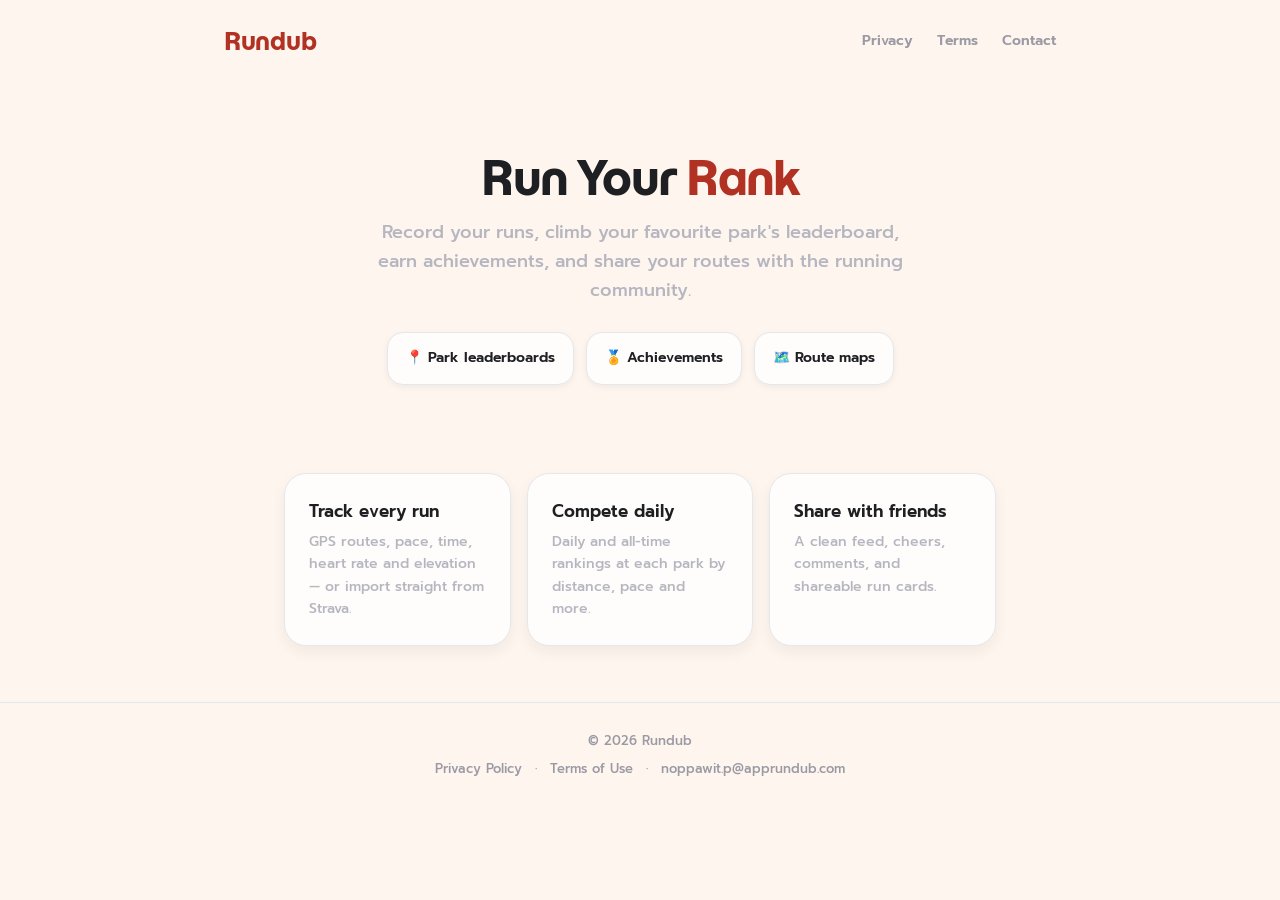
<file: index.html>
<!DOCTYPE html>
<html lang="en">
<head>
  <meta charset="UTF-8" />
  <meta name="viewport" content="width=device-width, initial-scale=1.0" />
  <title>Rundub — Run Your Rank</title>
  <meta name="description" content="Rundub is a running community app. Record runs, compete on park leaderboards, earn achievements, and share with friends." />
  <link rel="preconnect" href="https://fonts.googleapis.com" />
  <link href="https://fonts.googleapis.com/css2?family=Prompt:wght@400;500;600;700&display=swap" rel="stylesheet" />
  <link rel="stylesheet" href="style.css" />
</head>
<body>
  <nav class="nav">
    <div class="brand">Rundub</div>
    <div class="nav-links">
      <a href="/privacy.html">Privacy</a>
      <a href="/terms.html">Terms</a>
      <a href="mailto:noppawit.p@apprundub.com">Contact</a>
    </div>
  </nav>

  <header class="hero">
    <h1>Run Your <span class="red">Rank</span></h1>
    <p>Record your runs, climb your favourite park's leaderboard, earn achievements, and share your routes with the running community.</p>
    <div class="badges">
      <div class="badge">📍 Park leaderboards</div>
      <div class="badge">🏅 Achievements</div>
      <div class="badge">🗺️ Route maps</div>
    </div>
  </header>

  <section class="features">
    <div class="card"><h3>Track every run</h3><p>GPS routes, pace, time, heart rate and elevation — or import straight from Strava.</p></div>
    <div class="card"><h3>Compete daily</h3><p>Daily and all-time rankings at each park by distance, pace and more.</p></div>
    <div class="card"><h3>Share with friends</h3><p>A clean feed, cheers, comments, and shareable run cards.</p></div>
  </section>

  <footer>
    <div>© 2026 Rundub</div>
    <div style="margin-top:8px;">
      <a href="/privacy.html">Privacy Policy</a> ·
      <a href="/terms.html">Terms of Use</a> ·
      <a href="mailto:noppawit.p@apprundub.com">noppawit.p@apprundub.com</a>
    </div>
  </footer>
</body>
</html>
</file>
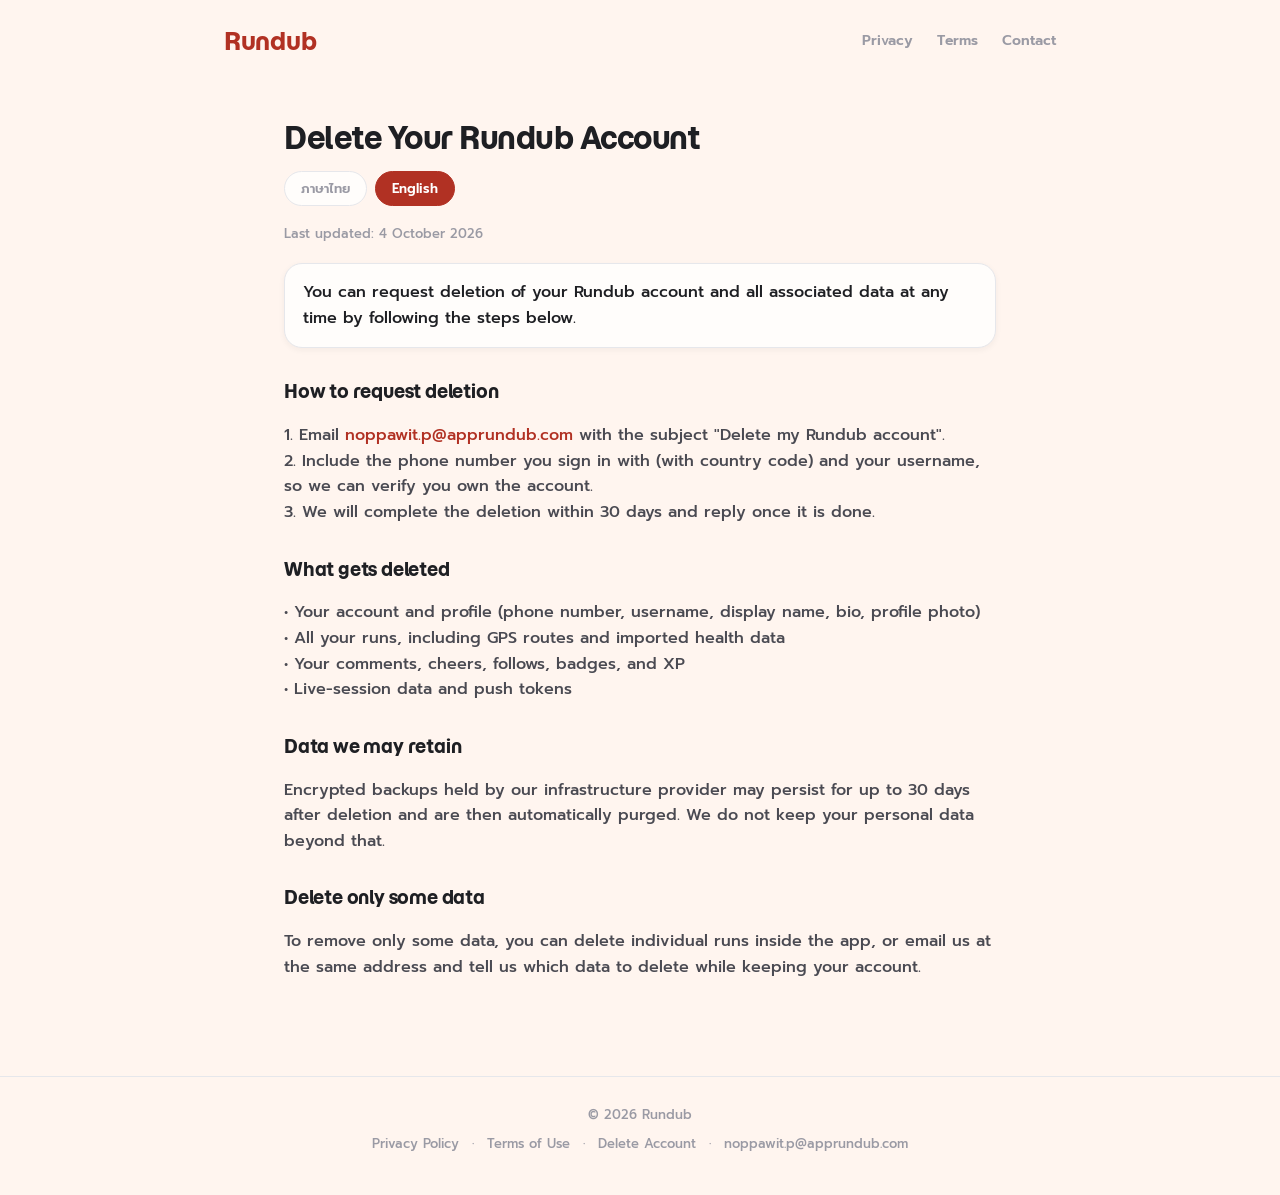
<file: delete-account.html>
<!DOCTYPE html>
<html lang="en">
<head>
  <meta charset="UTF-8" />
  <meta name="viewport" content="width=device-width, initial-scale=1.0" />
  <title>Delete Account — Rundub</title>
  <meta name="description" content="How to request deletion of your Rundub account and data / วิธีขอลบบัญชีและข้อมูล Rundub" />
  <link rel="preconnect" href="https://fonts.googleapis.com" />
  <link href="https://fonts.googleapis.com/css2?family=Prompt:wght@400;500;600;700&display=swap" rel="stylesheet" />
  <link rel="stylesheet" href="style.css" />
</head>
<body class="lang-en">
  <nav class="nav">
    <div class="brand"><a href="/" style="color:var(--primary);">Rundub</a></div>
    <div class="nav-links">
      <a href="/privacy.html">Privacy</a>
      <a href="/terms.html">Terms</a>
      <a href="mailto:noppawit.p@apprundub.com">Contact</a>
    </div>
  </nav>

  <main class="wrap doc">
    <h1><span class="only-th">ขอลบบัญชีและข้อมูล</span><span class="only-en">Delete Your Rundub Account</span></h1>
    <div class="lang-switch">
      <button type="button" data-lang="th">ภาษาไทย</button>
      <button type="button" data-lang="en" class="active">English</button>
    </div>
    <div class="updated"><span class="only-th">อัปเดตล่าสุด: 4 ตุลาคม 2026</span><span class="only-en">Last updated: 4 October 2026</span></div>

    <p class="intro only-th">คุณสามารถขอลบบัญชี Rundub และข้อมูลที่เกี่ยวข้องทั้งหมดได้ตลอดเวลา ตามขั้นตอนด้านล่าง</p>
    <p class="intro only-en">You can request deletion of your Rundub account and all associated data at any time by following the steps below.</p>

    <h2><span class="only-th">วิธีขอลบบัญชี</span><span class="only-en">How to request deletion</span></h2>
    <p class="only-th">1. ส่งอีเมลไปที่ <a href="mailto:noppawit.p@apprundub.com?subject=Delete%20my%20Rundub%20account">noppawit.p@apprundub.com</a> หัวข้อ "Delete my Rundub account"
2. ระบุเบอร์โทรศัพท์ที่ใช้เข้าสู่ระบบ (พร้อมรหัสประเทศ) และชื่อผู้ใช้ของคุณ เพื่อให้เรายืนยันว่าเป็นเจ้าของบัญชี
3. เราจะดำเนินการลบให้เสร็จภายใน 30 วัน และตอบกลับเมื่อเสร็จสิ้น</p>
    <p class="only-en">1. Email <a href="mailto:noppawit.p@apprundub.com?subject=Delete%20my%20Rundub%20account">noppawit.p@apprundub.com</a> with the subject "Delete my Rundub account".
2. Include the phone number you sign in with (with country code) and your username, so we can verify you own the account.
3. We will complete the deletion within 30 days and reply once it is done.</p>

    <h2><span class="only-th">ข้อมูลที่จะถูกลบ</span><span class="only-en">What gets deleted</span></h2>
    <p class="only-th">• บัญชีและโปรไฟล์ (เบอร์โทรศัพท์, ชื่อผู้ใช้, ชื่อที่แสดง, bio, รูปโปรไฟล์)
• การวิ่งทั้งหมด รวมถึงเส้นทาง GPS และข้อมูลสุขภาพที่นำเข้า
• คอมเมนต์ การเชียร์ การติดตาม ความสำเร็จ (badge) และ XP
• ข้อมูลการถ่ายทอดสด (Live) และ push token</p>
    <p class="only-en">• Your account and profile (phone number, username, display name, bio, profile photo)
• All your runs, including GPS routes and imported health data
• Your comments, cheers, follows, badges, and XP
• Live-session data and push tokens</p>

    <h2><span class="only-th">ข้อมูลที่อาจเก็บไว้ชั่วคราว</span><span class="only-en">Data we may retain</span></h2>
    <p class="only-th">ข้อมูลสำรอง (backup) ของผู้ให้บริการระบบอาจยังคงอยู่ได้สูงสุด 30 วันหลังการลบ แล้วจะถูกลบทิ้งโดยอัตโนมัติ เราไม่เก็บข้อมูลส่วนบุคคลของคุณไว้เกินกว่านั้น</p>
    <p class="only-en">Encrypted backups held by our infrastructure provider may persist for up to 30 days after deletion and are then automatically purged. We do not keep your personal data beyond that.</p>

    <h2><span class="only-th">ลบเฉพาะการวิ่ง</span><span class="only-en">Delete only some data</span></h2>
    <p class="only-th">หากต้องการลบเพียงบางส่วน คุณลบการวิ่งแต่ละรายการได้ในแอป หรือแจ้งเราทางอีเมลเดียวกันว่าต้องการลบข้อมูลส่วนใดโดยไม่ลบบัญชี</p>
    <p class="only-en">To remove only some data, you can delete individual runs inside the app, or email us at the same address and tell us which data to delete while keeping your account.</p>
  </main>

  <footer>
    <div>© 2026 Rundub</div>
    <div style="margin-top:8px;">
      <a href="/privacy.html">Privacy Policy</a> ·
      <a href="/terms.html">Terms of Use</a> ·
      <a href="/delete-account">Delete Account</a> ·
      <a href="mailto:noppawit.p@apprundub.com">noppawit.p@apprundub.com</a>
    </div>
  </footer>

  <script>
    document.querySelectorAll('.lang-switch button').forEach(function (b) {
      b.addEventListener('click', function () {
        var lang = b.getAttribute('data-lang');
        document.body.className = 'lang-' + lang;
        document.documentElement.lang = lang;
        document.querySelectorAll('.lang-switch button').forEach(function (x) {
          x.classList.toggle('active', x.getAttribute('data-lang') === lang);
        });
      });
    });
  </script>
</body>
</html>
</file>
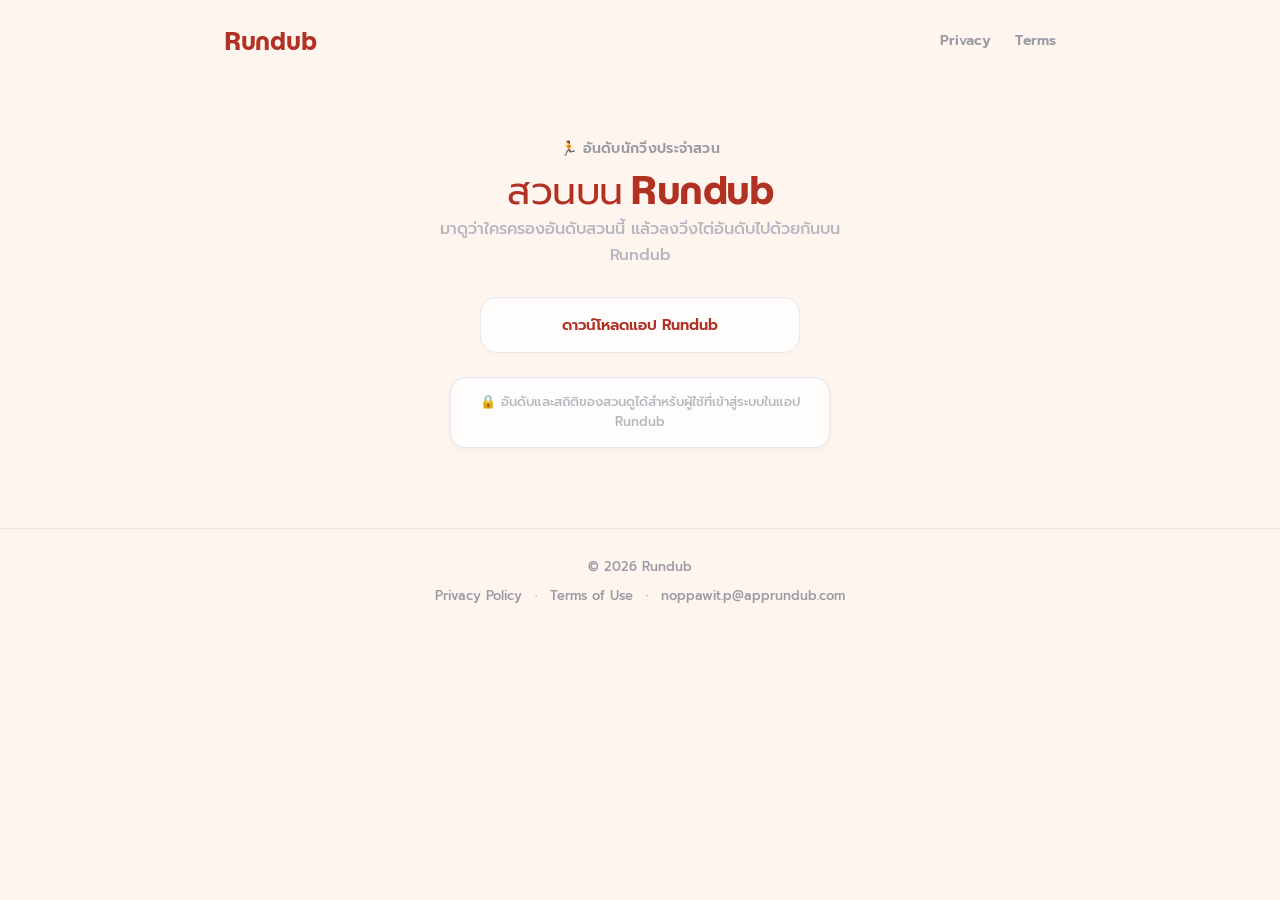
<file: park.html>
<!DOCTYPE html>
<html lang="th">
<head>
  <meta charset="UTF-8" />
  <meta name="viewport" content="width=device-width, initial-scale=1.0" />
  <title>สวนวิ่ง — Rundub</title>
  <meta name="description" content="ดูอันดับนักวิ่งประจำสวนบน Rundub" />
  <meta property="og:title" content="มาวิ่งแข่งกันบน Rundub" />
  <meta property="og:description" content="ดูอันดับนักวิ่งประจำสวน แล้วมาไต่อันดับด้วยกัน" />
  <link rel="preconnect" href="https://fonts.googleapis.com" />
  <link href="https://fonts.googleapis.com/css2?family=Prompt:wght@400;500;600;700&display=swap" rel="stylesheet" />
  <link rel="stylesheet" href="style.css" />
  <style>
    .park-hero { text-align: center; padding: 56px 24px 24px; }
    .park-eyebrow { color: var(--muted); font-size: 14px; font-weight: 600; letter-spacing: 0.3px; }
    .park-name { font-family: var(--display); font-weight: 400; color: var(--primary);
                 font-size: 38px; line-height: 1.12; letter-spacing: -0.5px; margin: 8px 0 6px; }
    .park-sub { color: var(--secondary); font-size: 16px; max-width: 460px; margin: 0 auto; }
    .cta-col { display: flex; flex-direction: column; gap: 12px; max-width: 320px; margin: 28px auto 0; }
    .btn { display: block; text-align: center; padding: 15px 18px; border-radius: 16px;
           font-weight: 600; font-size: 15px; text-decoration: none; }
    .btn-primary { background: var(--primary); color: #fff; }
    .btn-primary:hover { background: var(--primary-pressed); text-decoration: none; }
    .btn-secondary { background: var(--card); color: var(--primary); border: 1px solid var(--border); }
    .gate { max-width: 380px; margin: 24px auto 0; padding: 14px 16px; border-radius: 16px;
            background: var(--card); border: 1px solid var(--border); box-shadow: 0 2px 6px rgba(30,31,35,0.05);
            color: var(--secondary); font-size: 13px; text-align: center; }
  </style>
</head>
<body class="lang-th">
  <nav class="nav">
    <div class="brand"><a href="/" style="color:var(--primary);">Rundub</a></div>
    <div class="nav-links">
      <a href="/privacy.html">Privacy</a>
      <a href="/terms.html">Terms</a>
    </div>
  </nav>

  <main class="park-hero">
    <div class="park-eyebrow">🏃 อันดับนักวิ่งประจำสวน</div>
    <h1 class="park-name" id="parkName">สวนบน Rundub</h1>
    <p class="park-sub">มาดูว่าใครครองอันดับสวนนี้ แล้วลงวิ่งไต่อันดับไปด้วยกันบน Rundub</p>

    <div class="cta-col">
      <a class="btn btn-primary" id="openApp" href="#">เปิดในแอป Rundub</a>
      <a class="btn btn-secondary" id="getApp" href="/">ดาวน์โหลดแอป Rundub</a>
    </div>

    <div class="gate">
      🔒 อันดับและสถิติของสวนดูได้สำหรับผู้ใช้ที่เข้าสู่ระบบในแอป Rundub
    </div>
  </main>

  <footer>
    <div>© 2026 Rundub</div>
    <div style="margin-top:8px;">
      <a href="/privacy.html">Privacy Policy</a> ·
      <a href="/terms.html">Terms of Use</a> ·
      <a href="mailto:noppawit.p@apprundub.com">noppawit.p@apprundub.com</a>
    </div>
  </footer>

  <script>
    (function () {
      var p = new URLSearchParams(location.search);
      var id = p.get('id');
      var name = p.get('n');
      if (name) {
        document.getElementById('parkName').textContent = name;
        document.title = name + ' — Rundub';
      }
      // Deep link into the app (expo-router scheme: rundub://parks/<id>)
      var openApp = document.getElementById('openApp');
      if (id) {
        openApp.setAttribute('href', 'rundub://parks/' + encodeURIComponent(id));
      } else {
        openApp.style.display = 'none';
      }
      // TODO: replace with real Play Store / App Store links once published.
    })();
  </script>
</body>
</html>
</file>
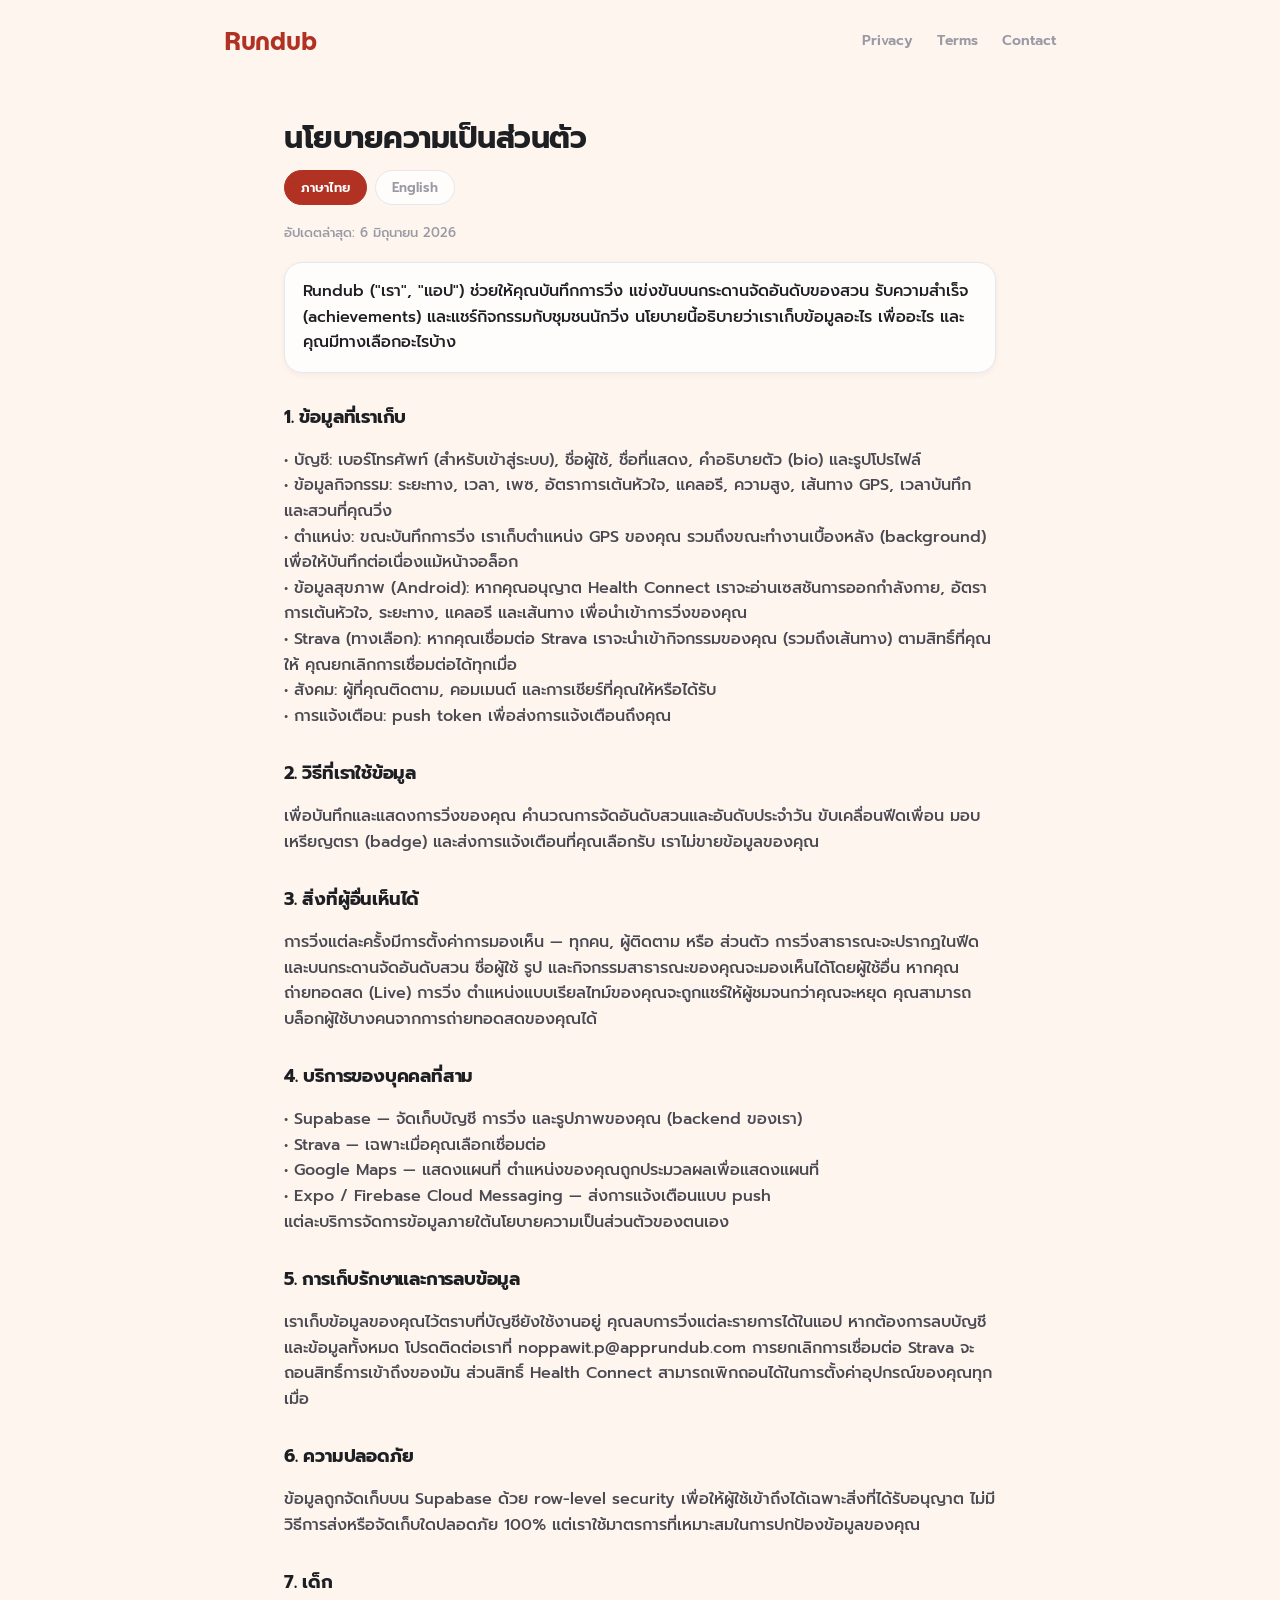
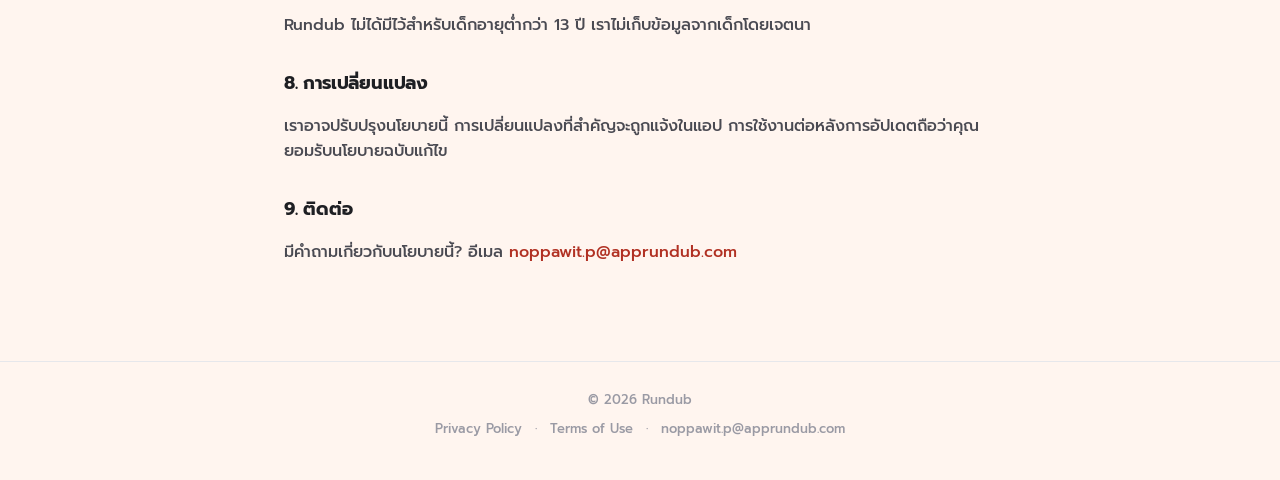
<file: privacy.html>
<!DOCTYPE html>
<html lang="th">
<head>
  <meta charset="UTF-8" />
  <meta name="viewport" content="width=device-width, initial-scale=1.0" />
  <title>Privacy Policy — Rundub</title>
  <meta name="description" content="Rundub Privacy Policy / นโยบายความเป็นส่วนตัว Rundub" />
  <link rel="preconnect" href="https://fonts.googleapis.com" />
  <link href="https://fonts.googleapis.com/css2?family=Prompt:wght@400;500;600;700&display=swap" rel="stylesheet" />
  <link rel="stylesheet" href="style.css" />
</head>
<body class="lang-th">
  <nav class="nav">
    <div class="brand"><a href="/" style="color:var(--primary);">Rundub</a></div>
    <div class="nav-links">
      <a href="/privacy.html">Privacy</a>
      <a href="/terms.html">Terms</a>
      <a href="mailto:noppawit.p@apprundub.com">Contact</a>
    </div>
  </nav>

  <main class="wrap doc">
    <h1><span class="only-th">นโยบายความเป็นส่วนตัว</span><span class="only-en">Privacy Policy</span></h1>
    <div class="lang-switch">
      <button type="button" data-lang="th" class="active">ภาษาไทย</button>
      <button type="button" data-lang="en">English</button>
    </div>
    <div class="updated"><span class="only-th">อัปเดตล่าสุด: 6 มิถุนายน 2026</span><span class="only-en">Last updated: 6 June 2026</span></div>

    <p class="intro only-th">Rundub ("เรา", "แอป") ช่วยให้คุณบันทึกการวิ่ง แข่งขันบนกระดานจัดอันดับของสวน รับความสำเร็จ (achievements) และแชร์กิจกรรมกับชุมชนนักวิ่ง นโยบายนี้อธิบายว่าเราเก็บข้อมูลอะไร เพื่ออะไร และคุณมีทางเลือกอะไรบ้าง</p>
    <p class="intro only-en">Rundub ("we", "the app") helps you record runs, compete on park leaderboards, earn achievements, and share activities with the community. This policy explains what data we collect, why, and your choices.</p>

    <h2><span class="only-th">1. ข้อมูลที่เราเก็บ</span><span class="only-en">1. Information we collect</span></h2>
    <p class="only-th">• บัญชี: เบอร์โทรศัพท์ (สำหรับเข้าสู่ระบบ), ชื่อผู้ใช้, ชื่อที่แสดง, คำอธิบายตัว (bio) และรูปโปรไฟล์
• ข้อมูลกิจกรรม: ระยะทาง, เวลา, เพซ, อัตราการเต้นหัวใจ, แคลอรี, ความสูง, เส้นทาง GPS, เวลาบันทึก และสวนที่คุณวิ่ง
• ตำแหน่ง: ขณะบันทึกการวิ่ง เราเก็บตำแหน่ง GPS ของคุณ รวมถึงขณะทำงานเบื้องหลัง (background) เพื่อให้บันทึกต่อเนื่องแม้หน้าจอล็อก
• ข้อมูลสุขภาพ (Android): หากคุณอนุญาต Health Connect เราจะอ่านเซสชันการออกกำลังกาย, อัตราการเต้นหัวใจ, ระยะทาง, แคลอรี และเส้นทาง เพื่อนำเข้าการวิ่งของคุณ
• Strava (ทางเลือก): หากคุณเชื่อมต่อ Strava เราจะนำเข้ากิจกรรมของคุณ (รวมถึงเส้นทาง) ตามสิทธิ์ที่คุณให้ คุณยกเลิกการเชื่อมต่อได้ทุกเมื่อ
• สังคม: ผู้ที่คุณติดตาม, คอมเมนต์ และการเชียร์ที่คุณให้หรือได้รับ
• การแจ้งเตือน: push token เพื่อส่งการแจ้งเตือนถึงคุณ</p>
    <p class="only-en">• Account: your phone number (for sign-in), username, display name, bio, and profile photo.
• Activity data: distance, duration, pace, heart rate, calories, elevation, GPS route, timestamps, and the park you ran in.
• Location: while recording a run we collect your GPS location, including in the background so recording continues when your screen is locked.
• Health data (Android): if you grant Health Connect access, we read exercise sessions, heart rate, distance, calories, and routes to import your runs.
• Strava (optional): if you connect Strava, we import your activities (including their route) using the access you grant. You can disconnect anytime.
• Social: people you follow, comments, and cheers you give or receive.
• Notifications: a push token so we can send you updates.</p>

    <h2><span class="only-th">2. วิธีที่เราใช้ข้อมูล</span><span class="only-en">2. How we use your data</span></h2>
    <p class="only-th">เพื่อบันทึกและแสดงการวิ่งของคุณ คำนวณการจัดอันดับสวนและอันดับประจำวัน ขับเคลื่อนฟีดเพื่อน มอบเหรียญตรา (badge) และส่งการแจ้งเตือนที่คุณเลือกรับ เราไม่ขายข้อมูลของคุณ</p>
    <p class="only-en">To record and display your runs, calculate park rankings and daily standings, power the friends feed, award badges, and send notifications you opt into. We do not sell your data.</p>

    <h2><span class="only-th">3. สิ่งที่ผู้อื่นเห็นได้</span><span class="only-en">3. What others can see</span></h2>
    <p class="only-th">การวิ่งแต่ละครั้งมีการตั้งค่าการมองเห็น — ทุกคน, ผู้ติดตาม หรือ ส่วนตัว การวิ่งสาธารณะจะปรากฏในฟีดและบนกระดานจัดอันดับสวน ชื่อผู้ใช้ รูป และกิจกรรมสาธารณะของคุณจะมองเห็นได้โดยผู้ใช้อื่น หากคุณถ่ายทอดสด (Live) การวิ่ง ตำแหน่งแบบเรียลไทม์ของคุณจะถูกแชร์ให้ผู้ชมจนกว่าคุณจะหยุด คุณสามารถบล็อกผู้ใช้บางคนจากการถ่ายทอดสดของคุณได้</p>
    <p class="only-en">Each run has a visibility setting — Everyone, Followers, or Private. Public runs appear in feeds and on park leaderboards. Your username, photo, and public activity are visible to other users. If you broadcast a Live run, your real-time location is shared with viewers until you stop; you can block specific users from your Live broadcasts.</p>

    <h2><span class="only-th">4. บริการของบุคคลที่สาม</span><span class="only-en">4. Third-party services</span></h2>
    <p class="only-th">• Supabase — จัดเก็บบัญชี การวิ่ง และรูปภาพของคุณ (backend ของเรา)
• Strava — เฉพาะเมื่อคุณเลือกเชื่อมต่อ
• Google Maps — แสดงแผนที่ ตำแหน่งของคุณถูกประมวลผลเพื่อแสดงแผนที่
• Expo / Firebase Cloud Messaging — ส่งการแจ้งเตือนแบบ push
แต่ละบริการจัดการข้อมูลภายใต้นโยบายความเป็นส่วนตัวของตนเอง</p>
    <p class="only-en">• Supabase — stores your account, runs, and photos (our backend).
• Strava — only if you choose to connect it.
• Google Maps — displays maps; your location is processed to render the map.
• Expo / Firebase Cloud Messaging — delivers push notifications.
Each service handles data under its own privacy policy.</p>

    <h2><span class="only-th">5. การเก็บรักษาและการลบข้อมูล</span><span class="only-en">5. Data retention &amp; deletion</span></h2>
    <p class="only-th">เราเก็บข้อมูลของคุณไว้ตราบที่บัญชียังใช้งานอยู่ คุณลบการวิ่งแต่ละรายการได้ในแอป หากต้องการลบบัญชีและข้อมูลทั้งหมด โปรดติดต่อเราที่ noppawit.p@apprundub.com การยกเลิกการเชื่อมต่อ Strava จะถอนสิทธิ์การเข้าถึงของมัน ส่วนสิทธิ์ Health Connect สามารถเพิกถอนได้ในการตั้งค่าอุปกรณ์ของคุณทุกเมื่อ</p>
    <p class="only-en">We keep your data while your account is active. You can delete individual runs in the app. To delete your account and all associated data, contact us at noppawit.p@apprundub.com. Disconnecting Strava removes its access; Health Connect access can be revoked in your device settings at any time.</p>

    <h2><span class="only-th">6. ความปลอดภัย</span><span class="only-en">6. Security</span></h2>
    <p class="only-th">ข้อมูลถูกจัดเก็บบน Supabase ด้วย row-level security เพื่อให้ผู้ใช้เข้าถึงได้เฉพาะสิ่งที่ได้รับอนุญาต ไม่มีวิธีการส่งหรือจัดเก็บใดปลอดภัย 100% แต่เราใช้มาตรการที่เหมาะสมในการปกป้องข้อมูลของคุณ</p>
    <p class="only-en">Data is stored on Supabase with row-level security so users can only access what they are permitted to. No method of transmission or storage is 100% secure, but we take reasonable measures to protect your information.</p>

    <h2><span class="only-th">7. เด็ก</span><span class="only-en">7. Children</span></h2>
    <p class="only-th">Rundub ไม่ได้มีไว้สำหรับเด็กอายุต่ำกว่า 13 ปี เราไม่เก็บข้อมูลจากเด็กโดยเจตนา</p>
    <p class="only-en">Rundub is not intended for children under 13. We do not knowingly collect data from them.</p>

    <h2><span class="only-th">8. การเปลี่ยนแปลง</span><span class="only-en">8. Changes</span></h2>
    <p class="only-th">เราอาจปรับปรุงนโยบายนี้ การเปลี่ยนแปลงที่สำคัญจะถูกแจ้งในแอป การใช้งานต่อหลังการอัปเดตถือว่าคุณยอมรับนโยบายฉบับแก้ไข</p>
    <p class="only-en">We may update this policy. Material changes will be noted in the app. Continued use after an update means you accept the revised policy.</p>

    <h2><span class="only-th">9. ติดต่อ</span><span class="only-en">9. Contact</span></h2>
    <p class="only-th">มีคำถามเกี่ยวกับนโยบายนี้? อีเมล <a href="mailto:noppawit.p@apprundub.com">noppawit.p@apprundub.com</a></p>
    <p class="only-en">Questions about this policy? Email <a href="mailto:noppawit.p@apprundub.com">noppawit.p@apprundub.com</a>.</p>
  </main>

  <footer>
    <div>© 2026 Rundub</div>
    <div style="margin-top:8px;">
      <a href="/privacy.html">Privacy Policy</a> ·
      <a href="/terms.html">Terms of Use</a> ·
      <a href="mailto:noppawit.p@apprundub.com">noppawit.p@apprundub.com</a>
    </div>
  </footer>

  <script>
    document.querySelectorAll('.lang-switch button').forEach(function (b) {
      b.addEventListener('click', function () {
        var lang = b.getAttribute('data-lang');
        document.body.className = 'lang-' + lang;
        document.documentElement.lang = lang;
        document.querySelectorAll('.lang-switch button').forEach(function (x) {
          x.classList.toggle('active', x.getAttribute('data-lang') === lang);
        });
      });
    });
  </script>
</body>
</html>
</file>
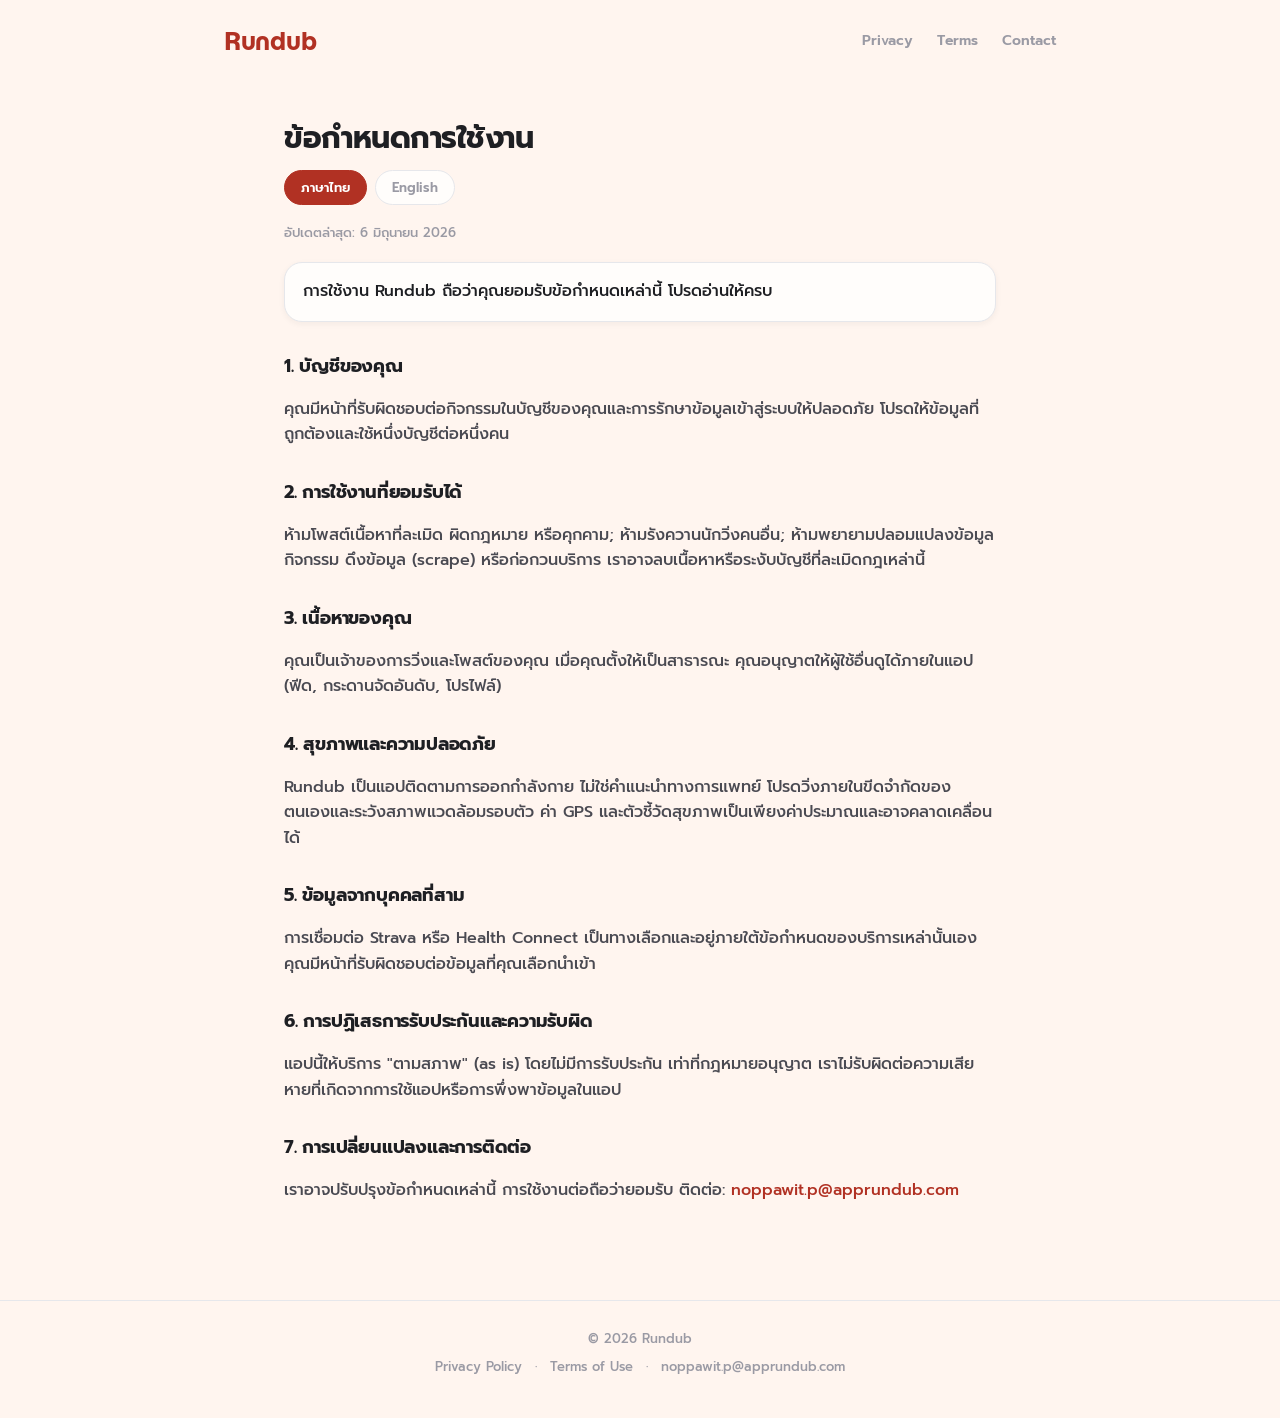
<file: terms.html>
<!DOCTYPE html>
<html lang="th">
<head>
  <meta charset="UTF-8" />
  <meta name="viewport" content="width=device-width, initial-scale=1.0" />
  <title>Terms of Use — Rundub</title>
  <meta name="description" content="Rundub Terms of Use / ข้อกำหนดการใช้งาน Rundub" />
  <link rel="preconnect" href="https://fonts.googleapis.com" />
  <link href="https://fonts.googleapis.com/css2?family=Prompt:wght@400;500;600;700&display=swap" rel="stylesheet" />
  <link rel="stylesheet" href="style.css" />
</head>
<body class="lang-th">
  <nav class="nav">
    <div class="brand"><a href="/" style="color:var(--primary);">Rundub</a></div>
    <div class="nav-links">
      <a href="/privacy.html">Privacy</a>
      <a href="/terms.html">Terms</a>
      <a href="mailto:noppawit.p@apprundub.com">Contact</a>
    </div>
  </nav>

  <main class="wrap doc">
    <h1><span class="only-th">ข้อกำหนดการใช้งาน</span><span class="only-en">Terms of Use</span></h1>
    <div class="lang-switch">
      <button type="button" data-lang="th" class="active">ภาษาไทย</button>
      <button type="button" data-lang="en">English</button>
    </div>
    <div class="updated"><span class="only-th">อัปเดตล่าสุด: 6 มิถุนายน 2026</span><span class="only-en">Last updated: 6 June 2026</span></div>

    <p class="intro only-th">การใช้งาน Rundub ถือว่าคุณยอมรับข้อกำหนดเหล่านี้ โปรดอ่านให้ครบ</p>
    <p class="intro only-en">By using Rundub you agree to these terms. Please read them.</p>

    <h2><span class="only-th">1. บัญชีของคุณ</span><span class="only-en">1. Your account</span></h2>
    <p class="only-th">คุณมีหน้าที่รับผิดชอบต่อกิจกรรมในบัญชีของคุณและการรักษาข้อมูลเข้าสู่ระบบให้ปลอดภัย โปรดให้ข้อมูลที่ถูกต้องและใช้หนึ่งบัญชีต่อหนึ่งคน</p>
    <p class="only-en">You are responsible for activity on your account and for keeping your sign-in secure. Provide accurate information and one account per person.</p>

    <h2><span class="only-th">2. การใช้งานที่ยอมรับได้</span><span class="only-en">2. Acceptable use</span></h2>
    <p class="only-th">ห้ามโพสต์เนื้อหาที่ละเมิด ผิดกฎหมาย หรือคุกคาม; ห้ามรังควานนักวิ่งคนอื่น; ห้ามพยายามปลอมแปลงข้อมูลกิจกรรม ดึงข้อมูล (scrape) หรือก่อกวนบริการ เราอาจลบเนื้อหาหรือระงับบัญชีที่ละเมิดกฎเหล่านี้</p>
    <p class="only-en">Do not post abusive, illegal, or infringing content; do not harass other runners; do not attempt to falsify activity data, scrape the service, or disrupt it. We may remove content or suspend accounts that break these rules.</p>

    <h2><span class="only-th">3. เนื้อหาของคุณ</span><span class="only-en">3. Your content</span></h2>
    <p class="only-th">คุณเป็นเจ้าของการวิ่งและโพสต์ของคุณ เมื่อคุณตั้งให้เป็นสาธารณะ คุณอนุญาตให้ผู้ใช้อื่นดูได้ภายในแอป (ฟีด, กระดานจัดอันดับ, โปรไฟล์)</p>
    <p class="only-en">You own your runs and posts. By making them public you grant other users the ability to view them within the app (feeds, leaderboards, profiles).</p>

    <h2><span class="only-th">4. สุขภาพและความปลอดภัย</span><span class="only-en">4. Health &amp; safety</span></h2>
    <p class="only-th">Rundub เป็นแอปติดตามการออกกำลังกาย ไม่ใช่คำแนะนำทางการแพทย์ โปรดวิ่งภายในขีดจำกัดของตนเองและระวังสภาพแวดล้อมรอบตัว ค่า GPS และตัวชี้วัดสุขภาพเป็นเพียงค่าประมาณและอาจคลาดเคลื่อนได้</p>
    <p class="only-en">Rundub is a fitness tracking app, not medical advice. Run within your limits and be aware of your surroundings. GPS and health metrics are estimates and may be inaccurate.</p>

    <h2><span class="only-th">5. ข้อมูลจากบุคคลที่สาม</span><span class="only-en">5. Third-party data</span></h2>
    <p class="only-th">การเชื่อมต่อ Strava หรือ Health Connect เป็นทางเลือกและอยู่ภายใต้ข้อกำหนดของบริการเหล่านั้นเอง คุณมีหน้าที่รับผิดชอบต่อข้อมูลที่คุณเลือกนำเข้า</p>
    <p class="only-en">Connecting Strava or Health Connect is optional and governed by those services' own terms. You are responsible for the data you choose to import.</p>

    <h2><span class="only-th">6. การปฏิเสธการรับประกันและความรับผิด</span><span class="only-en">6. No warranty &amp; liability</span></h2>
    <p class="only-th">แอปนี้ให้บริการ "ตามสภาพ" (as is) โดยไม่มีการรับประกัน เท่าที่กฎหมายอนุญาต เราไม่รับผิดต่อความเสียหายที่เกิดจากการใช้แอปหรือการพึ่งพาข้อมูลในแอป</p>
    <p class="only-en">The app is provided "as is" without warranties. To the extent permitted by law, we are not liable for damages arising from use of the app or reliance on its data.</p>

    <h2><span class="only-th">7. การเปลี่ยนแปลงและการติดต่อ</span><span class="only-en">7. Changes &amp; contact</span></h2>
    <p class="only-th">เราอาจปรับปรุงข้อกำหนดเหล่านี้ การใช้งานต่อถือว่ายอมรับ ติดต่อ: <a href="mailto:noppawit.p@apprundub.com">noppawit.p@apprundub.com</a></p>
    <p class="only-en">We may update these terms; continued use means acceptance. Contact: <a href="mailto:noppawit.p@apprundub.com">noppawit.p@apprundub.com</a>.</p>
  </main>

  <footer>
    <div>© 2026 Rundub</div>
    <div style="margin-top:8px;">
      <a href="/privacy.html">Privacy Policy</a> ·
      <a href="/terms.html">Terms of Use</a> ·
      <a href="mailto:noppawit.p@apprundub.com">noppawit.p@apprundub.com</a>
    </div>
  </footer>

  <script>
    document.querySelectorAll('.lang-switch button').forEach(function (b) {
      b.addEventListener('click', function () {
        var lang = b.getAttribute('data-lang');
        document.body.className = 'lang-' + lang;
        document.documentElement.lang = lang;
        document.querySelectorAll('.lang-switch button').forEach(function (x) {
          x.classList.toggle('active', x.getAttribute('data-lang') === lang);
        });
      });
    });
  </script>
</body>
</html>
</file>
<file: style.css>
/* website/style.css — apprundub.com
 * Mirrors the in-app Rundub design language (lib/theme.ts):
 *   warm off-white bg, brick-red brand, MomoTrust Display (Latin) + Prompt (Thai),
 *   soft lifted cards. Latin display type uses MomoTrust; Thai falls back to Prompt
 *   automatically (MomoTrust is Latin-only) — same split the app makes at runtime.
 */

@font-face {
  font-family: 'MomoTrust Display';
  src: url('fonts/MomoTrustDisplay-Regular.ttf') format('truetype');
  font-weight: 400;
  font-style: normal;
  font-display: swap;
}

:root {
  /* Backgrounds */
  --bg: #FFF5EF;          /* warm off-white — page bg */
  --surface: #FFFFFF;     /* pure white (sparingly) */
  --card: #FFFDFB;        /* warm white card — preferred */
  --card-alt: #FBEDE9;    /* faint red-tinted cell */
  --peach: #F6DAD3;       /* soft red tint */
  /* Brand */
  --primary: #B13123;     /* track red */
  --primary-pressed: #811A13;
  --accent: #D04834;      /* lit red */
  /* Text */
  --text: #1E1F23;
  --secondary: #B6B6C0;
  --muted: #9A9AA4;
  /* Lines */
  --border: #E6E7EB;
  --border-soft: #F0F0F3;
  /* Type */
  --display: 'MomoTrust Display', 'Prompt', -apple-system, BlinkMacSystemFont, sans-serif;
  --body: 'Prompt', -apple-system, BlinkMacSystemFont, 'Segoe UI', Roboto, sans-serif;
}

* { box-sizing: border-box; }
html { -webkit-text-size-adjust: 100%; }
body {
  margin: 0;
  font-family: var(--body);
  font-weight: 500;
  background: var(--bg);
  color: var(--text);
  line-height: 1.6;
  -webkit-font-smoothing: antialiased;
}
a { color: var(--primary); text-decoration: none; }
a:hover { text-decoration: underline; }

/* Latin display face — wordmark + English headings (Thai stays Prompt) */
.brand,
.hero h1,
.doc h1 .only-en,
.doc h2 .only-en { font-family: var(--display); font-weight: 400; }

/* Nav */
.nav {
  max-width: 880px; margin: 0 auto; padding: 22px 24px;
  display: flex; align-items: center; justify-content: space-between;
}
.brand { font-size: 24px; color: var(--primary); letter-spacing: -0.3px; }
.brand a { color: var(--primary); }
.nav-links a { color: var(--muted); font-size: 14px; margin-left: 18px; font-weight: 600; }
.nav-links a:hover { color: var(--primary); }

.wrap { max-width: 760px; margin: 0 auto; padding: 24px; }

/* Hero (landing) */
.hero { text-align: center; padding: 72px 24px 44px; }
.hero h1 { font-size: 46px; line-height: 1.08; margin: 0 0 14px; letter-spacing: -1px; }
.hero h1 .red { color: var(--primary); }
.hero p { font-size: 18px; color: var(--secondary); max-width: 540px; margin: 0 auto 28px; }
.badges { display: flex; gap: 12px; justify-content: center; flex-wrap: wrap; }
.badge {
  background: var(--card); border: 1px solid var(--border); border-radius: 16px;
  padding: 14px 18px; font-size: 14px; color: var(--text); font-weight: 600;
  box-shadow: 0 2px 6px rgba(30, 31, 35, 0.06);
}

.features { display: grid; grid-template-columns: repeat(auto-fit, minmax(200px, 1fr)); gap: 16px; margin: 44px auto; max-width: 760px; padding: 0 24px; }
.card {
  background: var(--card); border: 1px solid var(--border); border-radius: 22px;
  padding: 24px; box-shadow: 0 6px 14px rgba(30, 31, 35, 0.06);
}
.card h3 { margin: 0 0 6px; font-size: 17px; font-weight: 600; }
.card p { margin: 0; color: var(--secondary); font-size: 14px; }

/* Language switch (legal docs) */
.lang-switch { display: inline-flex; gap: 8px; margin: 4px 0 18px; }
.lang-switch button {
  font-family: var(--body); cursor: pointer;
  padding: 7px 16px; border-radius: 9999px; border: 1px solid var(--border);
  background: var(--card); color: var(--muted); font-size: 13px; font-weight: 600;
  transition: background 0.15s ease, color 0.15s ease;
}
.lang-switch button:hover { color: var(--primary); }
.lang-switch button.active { background: var(--primary); border-color: var(--primary); color: #fff; }
body.lang-en .only-th { display: none; }
body.lang-th .only-en { display: none; }

/* Legal docs */
.doc h1 { font-size: 30px; margin: 8px 0 4px; letter-spacing: -0.5px; }
.doc .updated { color: var(--muted); font-size: 13px; margin-bottom: 18px; }
.doc .intro {
  color: var(--text); margin-bottom: 8px;
  background: var(--card); border: 1px solid var(--border); border-radius: 18px;
  padding: 16px 18px; box-shadow: 0 2px 6px rgba(30, 31, 35, 0.05);
}
.doc h2 { font-size: 18px; margin: 30px 0 6px; letter-spacing: -0.2px; }
.doc p { color: #4A4A52; white-space: pre-line; }

footer {
  border-top: 1px solid var(--border); margin-top: 56px;
  text-align: center; color: var(--muted); font-size: 13px; padding: 28px 24px 40px;
}
footer a { color: var(--muted); margin: 0 8px; }
footer a:hover { color: var(--primary); }
</file>
